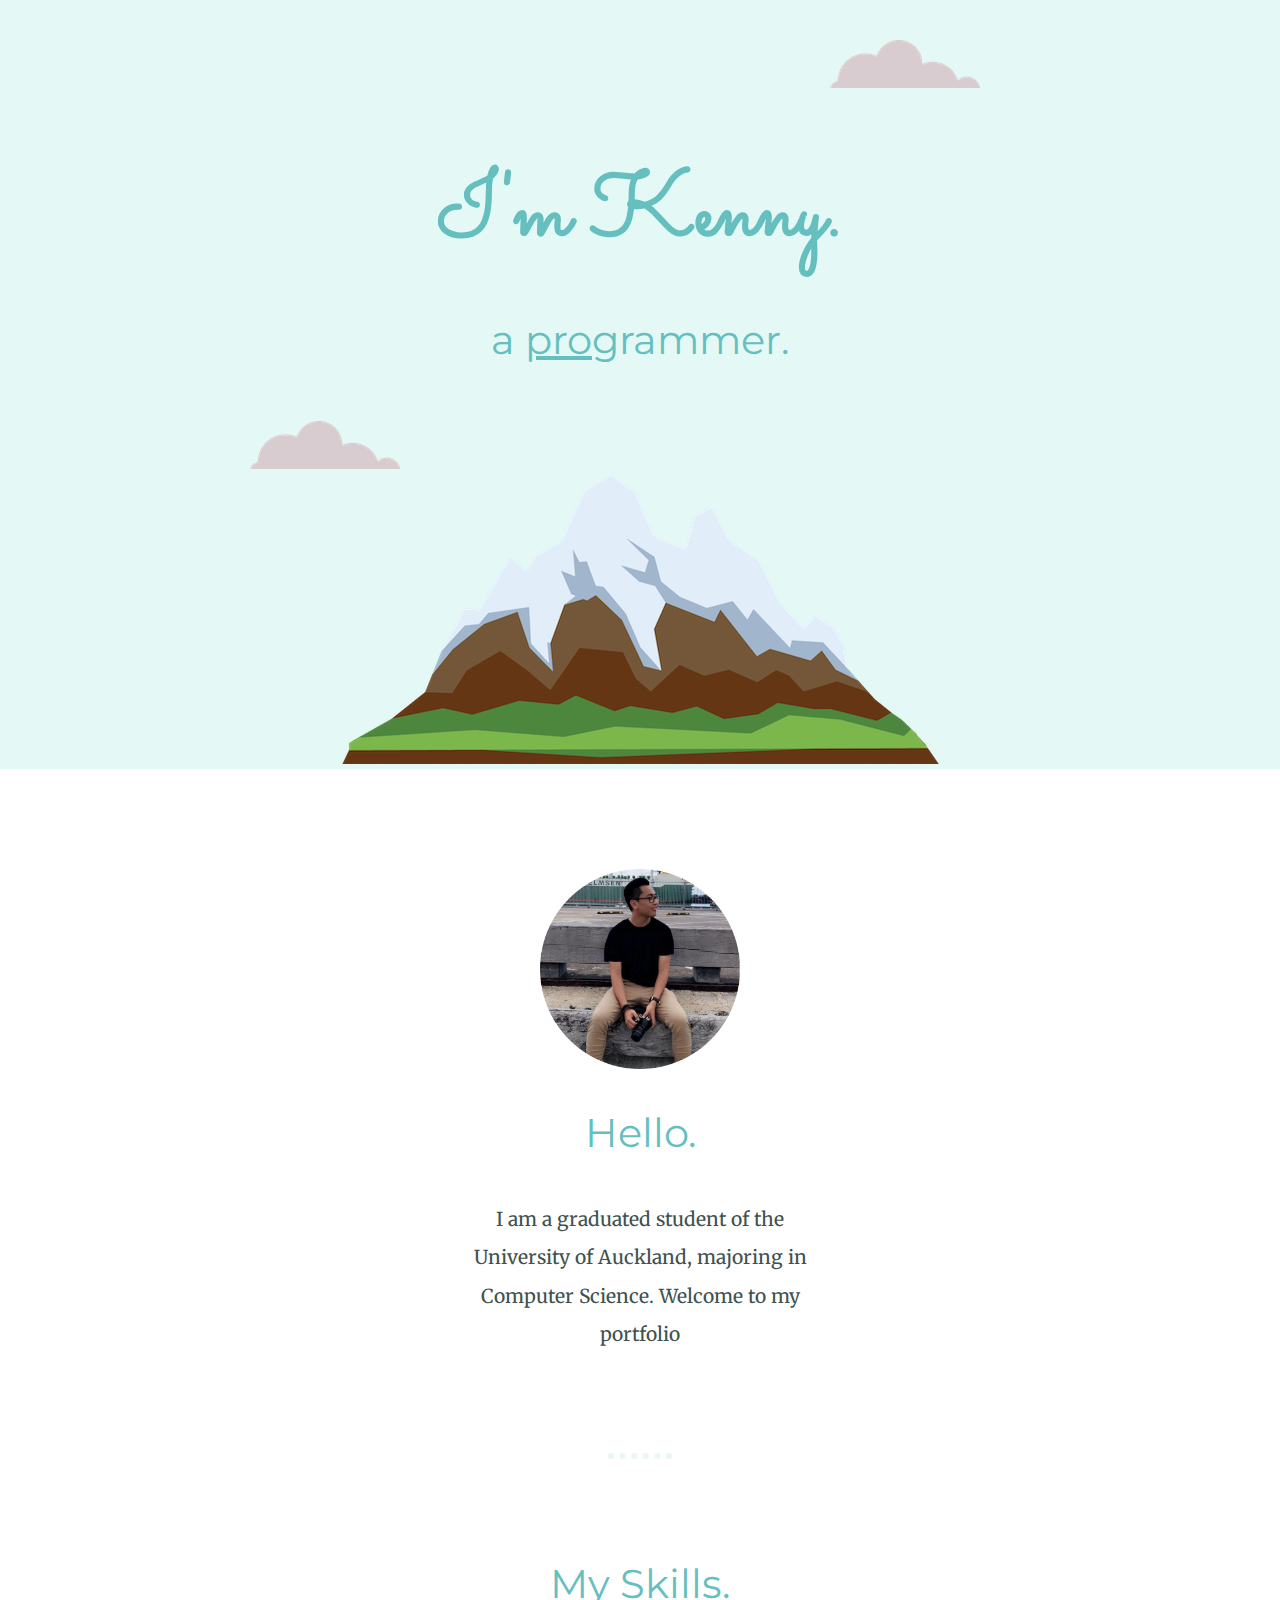
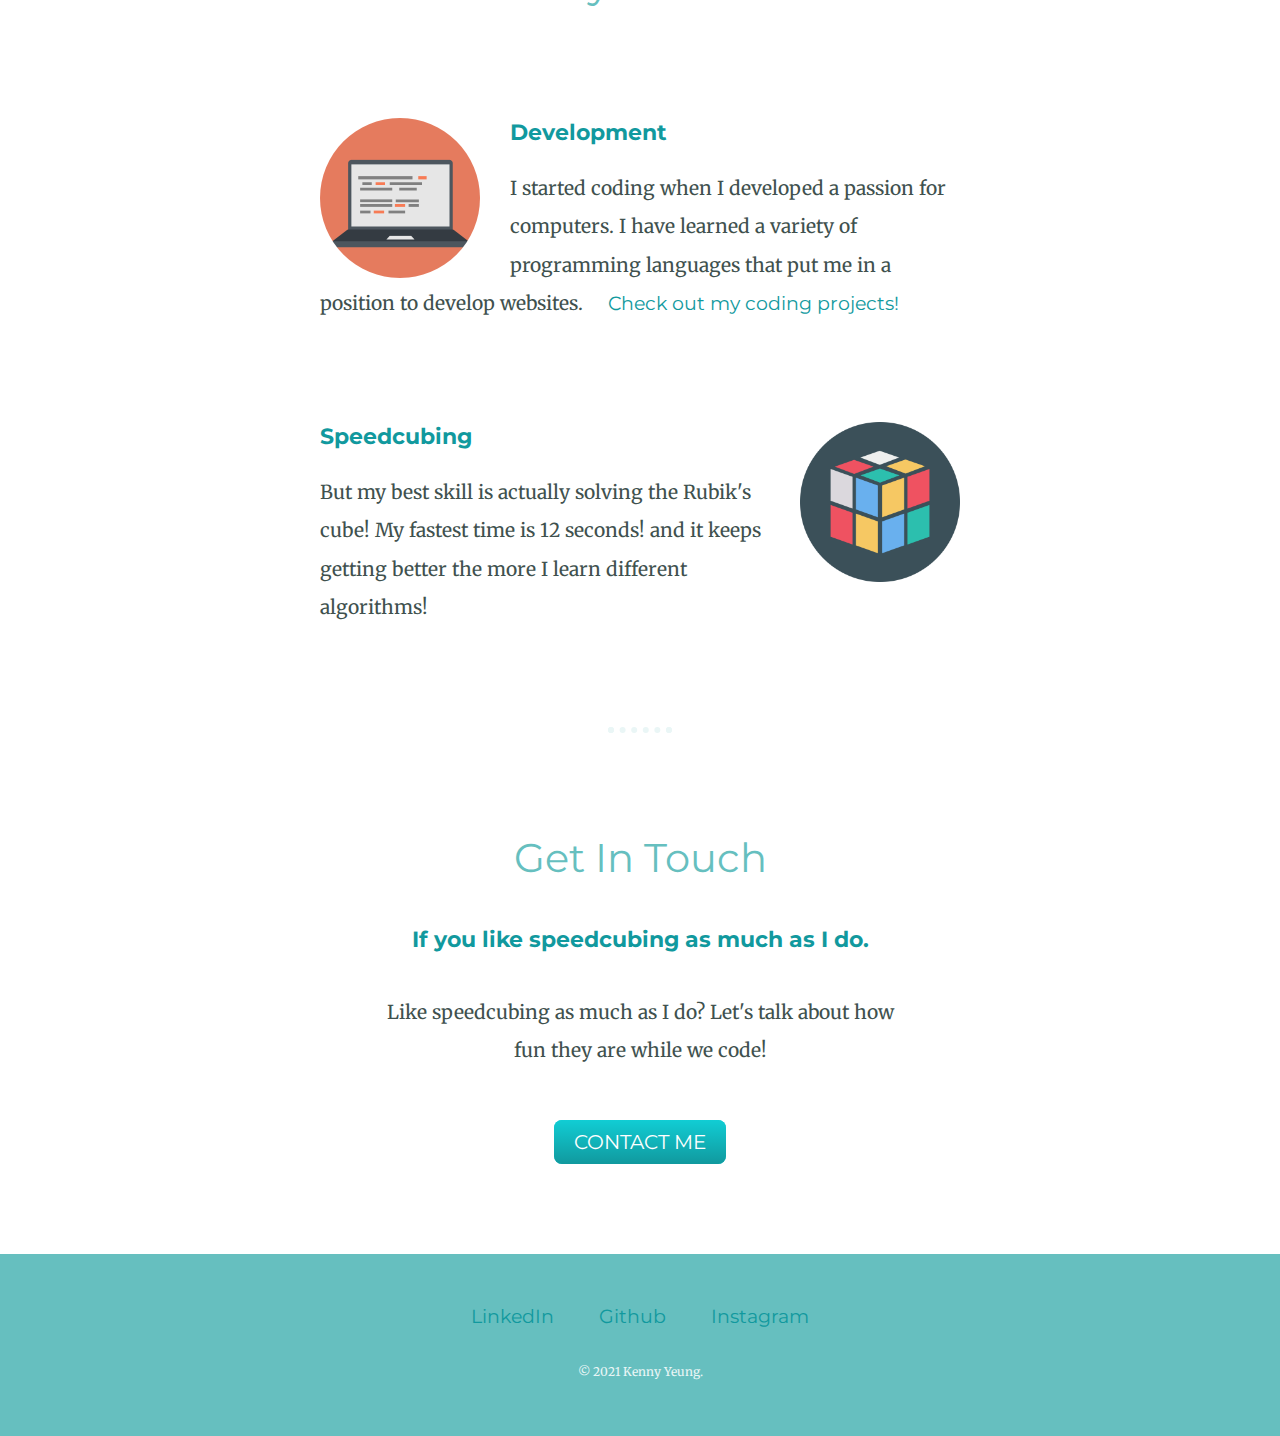
<file: index.html>
<!DOCTYPE html>
<html>

<head>
  <meta charset="utf-8">
  <title>Kenny Yeung</title>
  <link rel="stylesheet" href="css/style.css">
  <link rel="shortcut icon" href="images/favicon.ico">
  <link href="https://fonts.googleapis.com/css?family=Merriweather|Montserrat|Sacramento" rel="stylesheet">

</head>

<body>
  <div class="top-container">
    <img class="top-cloud" src="images/cloud.png" alt="cloud-img">
    <h1>I'm Kenny.</h1>
    <h2>a <span class="pro">pro</span>grammer.</h2>
    <img class="bottom-cloud" src="images/cloud.png" alt="cloud-img">
    <img src="images/mountain.png" alt="mountain-img">
  </div>

  <div class="middle-container">
    <div class="profile">
      <img src="images/kenny.png" alt="kenny-img" height = "200px" width = "200px">
      <h2>Hello.</h2>
      <p class = "bio">I am a graduated student of the University of Auckland, majoring in Computer Science. Welcome to my portfolio</p>
    </div>
    <hr>
    <div class="skills">
      <h2>My Skills.</h2>
      <div class="skill-row">
        <img class="computer" src="images/computer.png" alt="computer-img" >
        <h3>Development</h3>
        <p class = "code-skill-description">I started coding when I developed a passion for computers. I have learned a variety of programming languages that
        put me in a position to develop websites. <a href = "portfolio.html">Check out my coding projects! </a></p>
      </div>
      <div class="skill-row">
        <img class="cube" src="images/cube.png" alt="cube-img by DinosoftLabs" title = "by DinosoftLabs">
        <h3>Speedcubing</h3>
        <p class = "cube-skill-description">But my best skill is actually solving the Rubik's cube! My fastest time is 12 seconds! and it keeps getting better the more I learn different algorithms!</p>
      </div>
    </div>
    <hr>
    <div class="contact-me">
      <h2>Get In Touch</h2>
      <h3>If you like speedcubing as much as I do.</h3>
      <p class = "contact-message">Like speedcubing as much as I do? Let's talk about how fun they are while we code!</p>
      <a class="btn" href="mailto:kennyyeung98@gmail.com">CONTACT ME</a>
    </div>
  </div>

  <div class="bottom-container">
    <a class="footer-link" href="https://www.linkedin.com/in/kenny-yeung-9a62991a5/">LinkedIn</a>
    <a class="footer-link" href="https://github.com/kenny-yeung">Github</a>
    <a class="footer-link" href="https://www.instagram.com/kenny_deshen/">Instagram</a>
    <p class = "copyright">© 2021 Kenny Yeung.</p>
  </div>
</body>

</html>
</file>
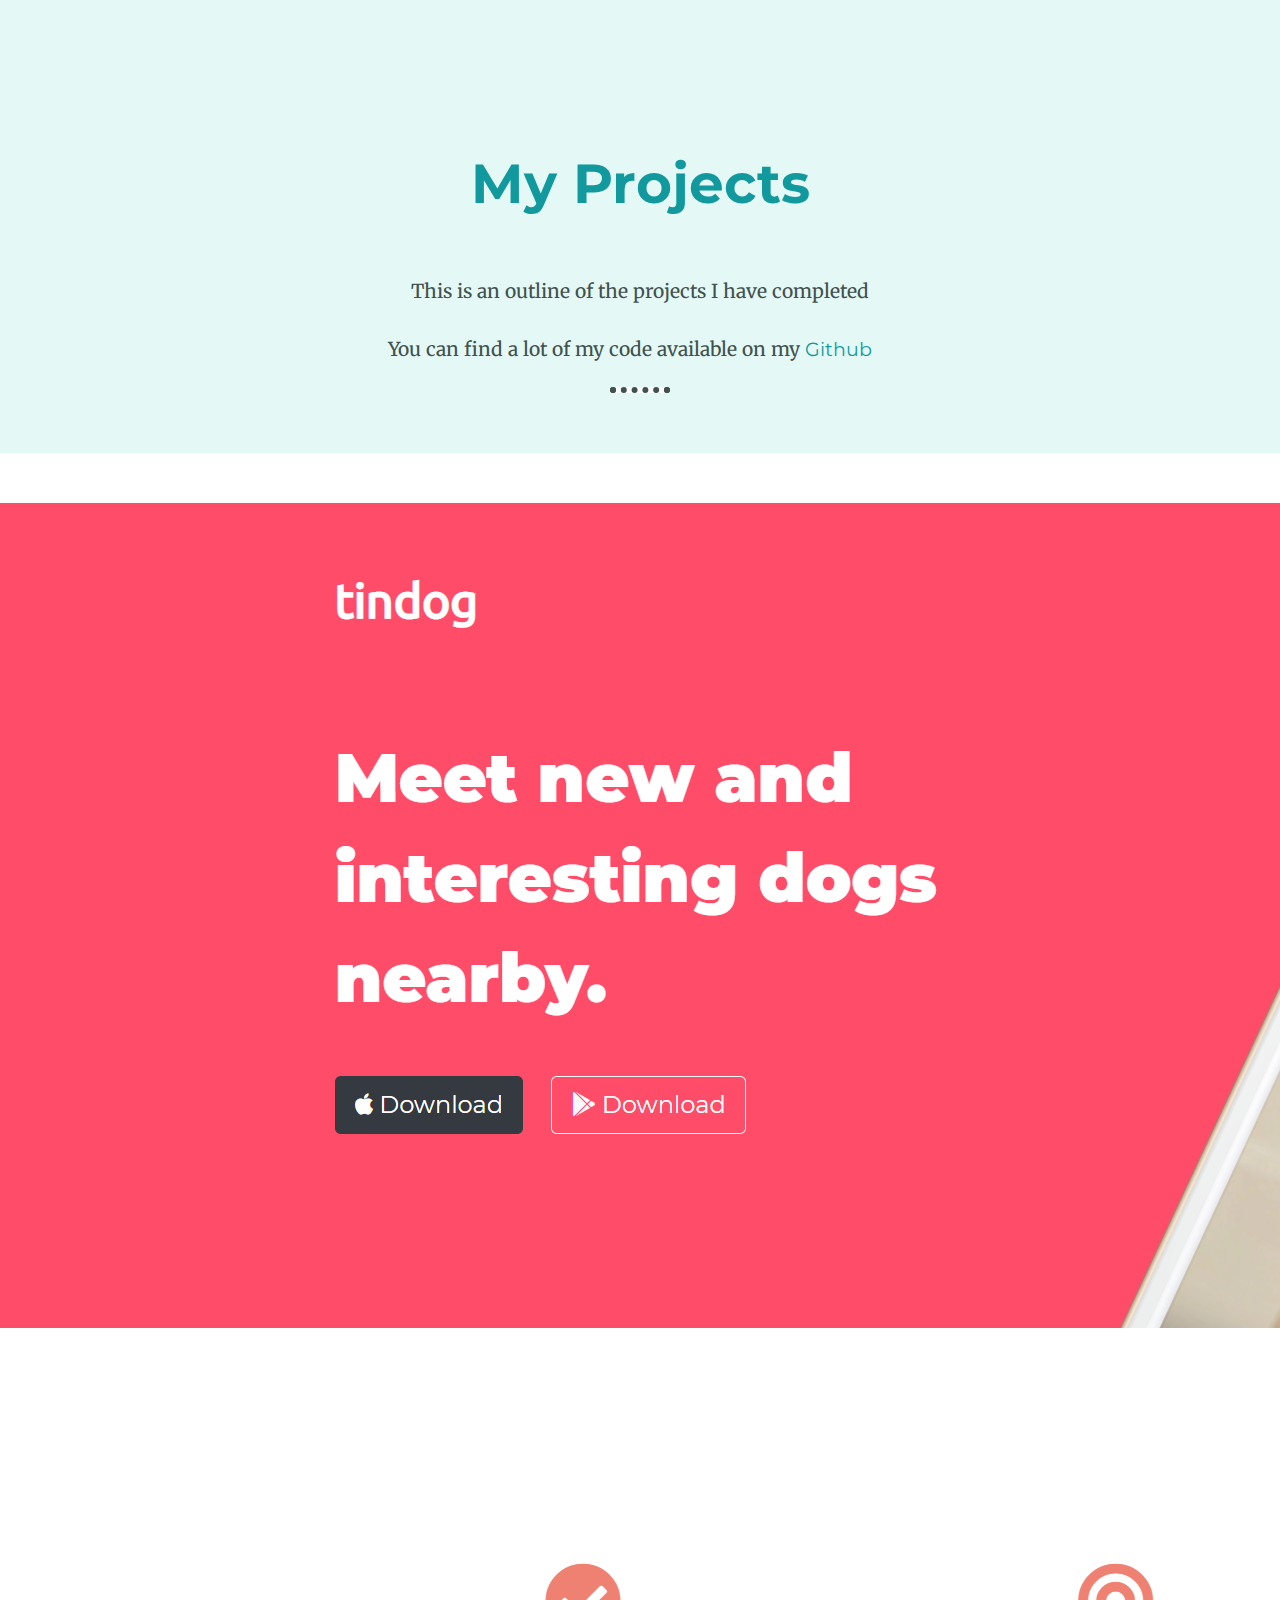
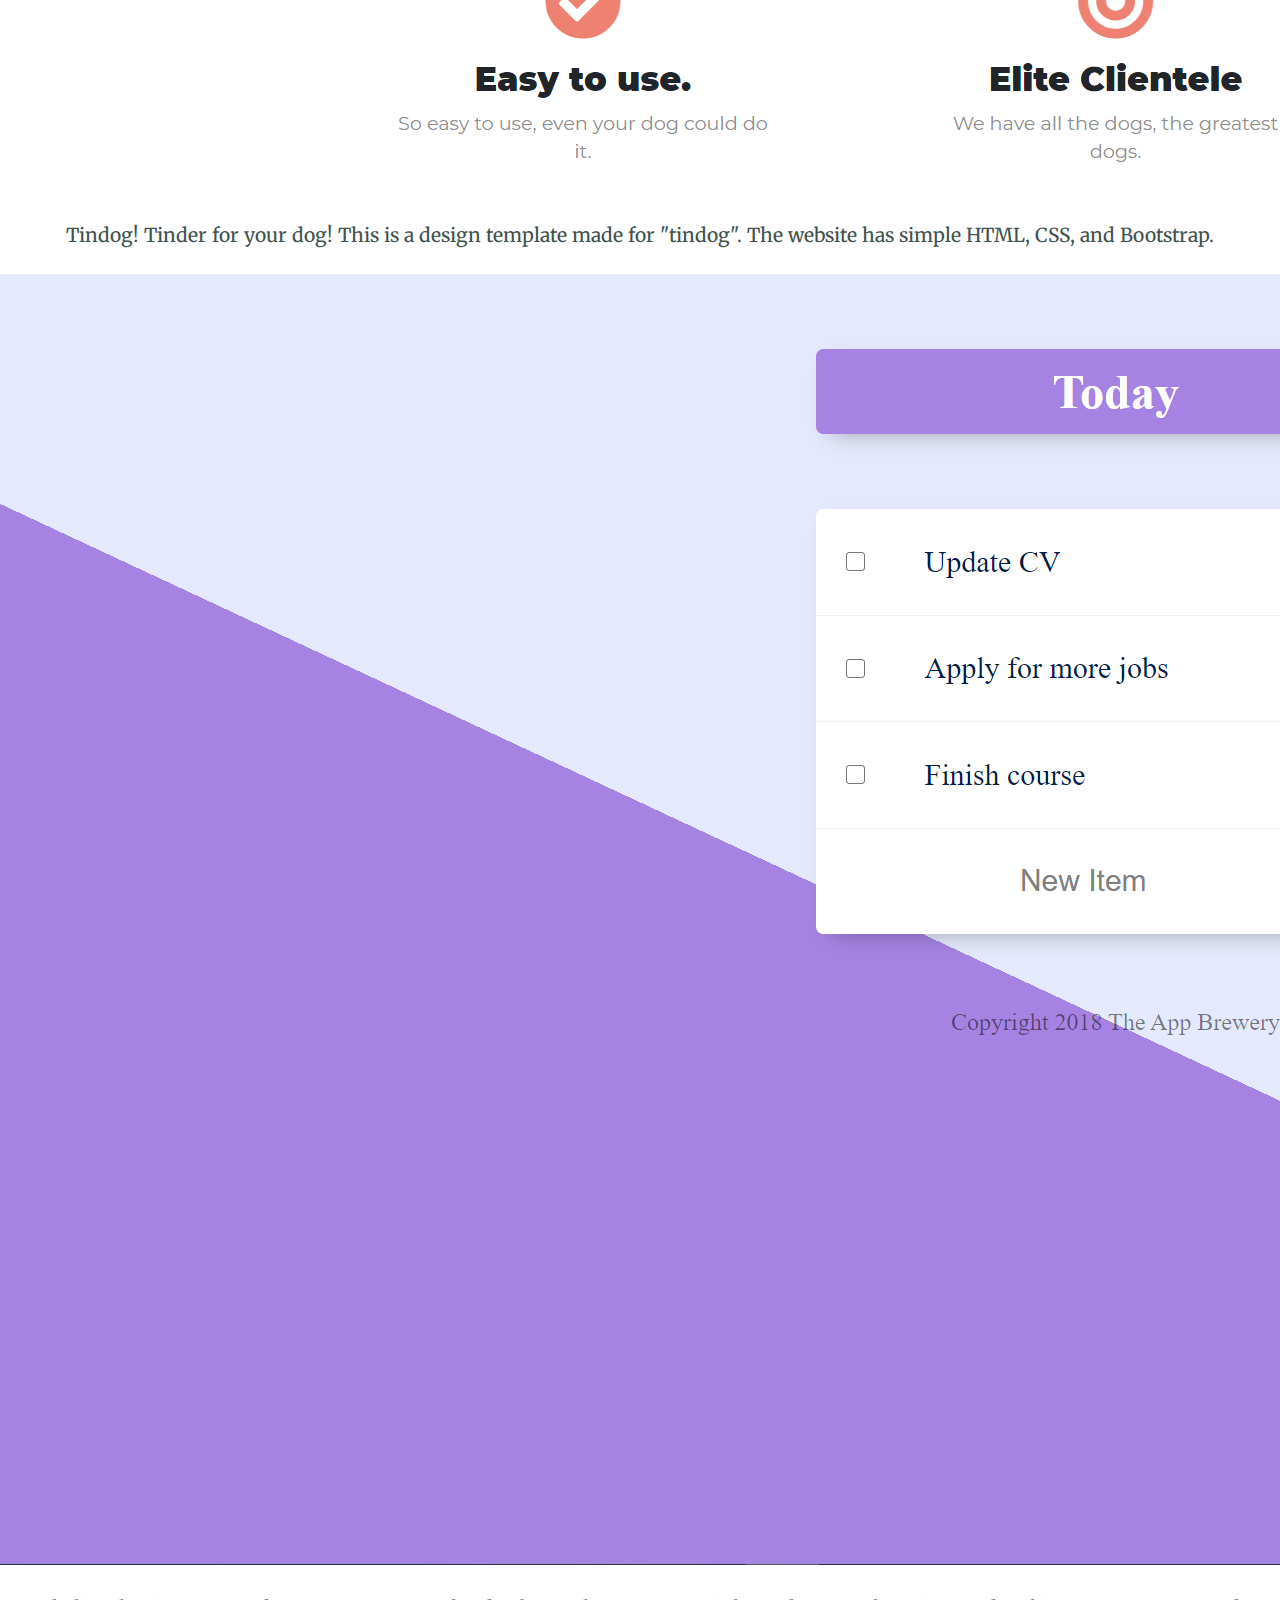
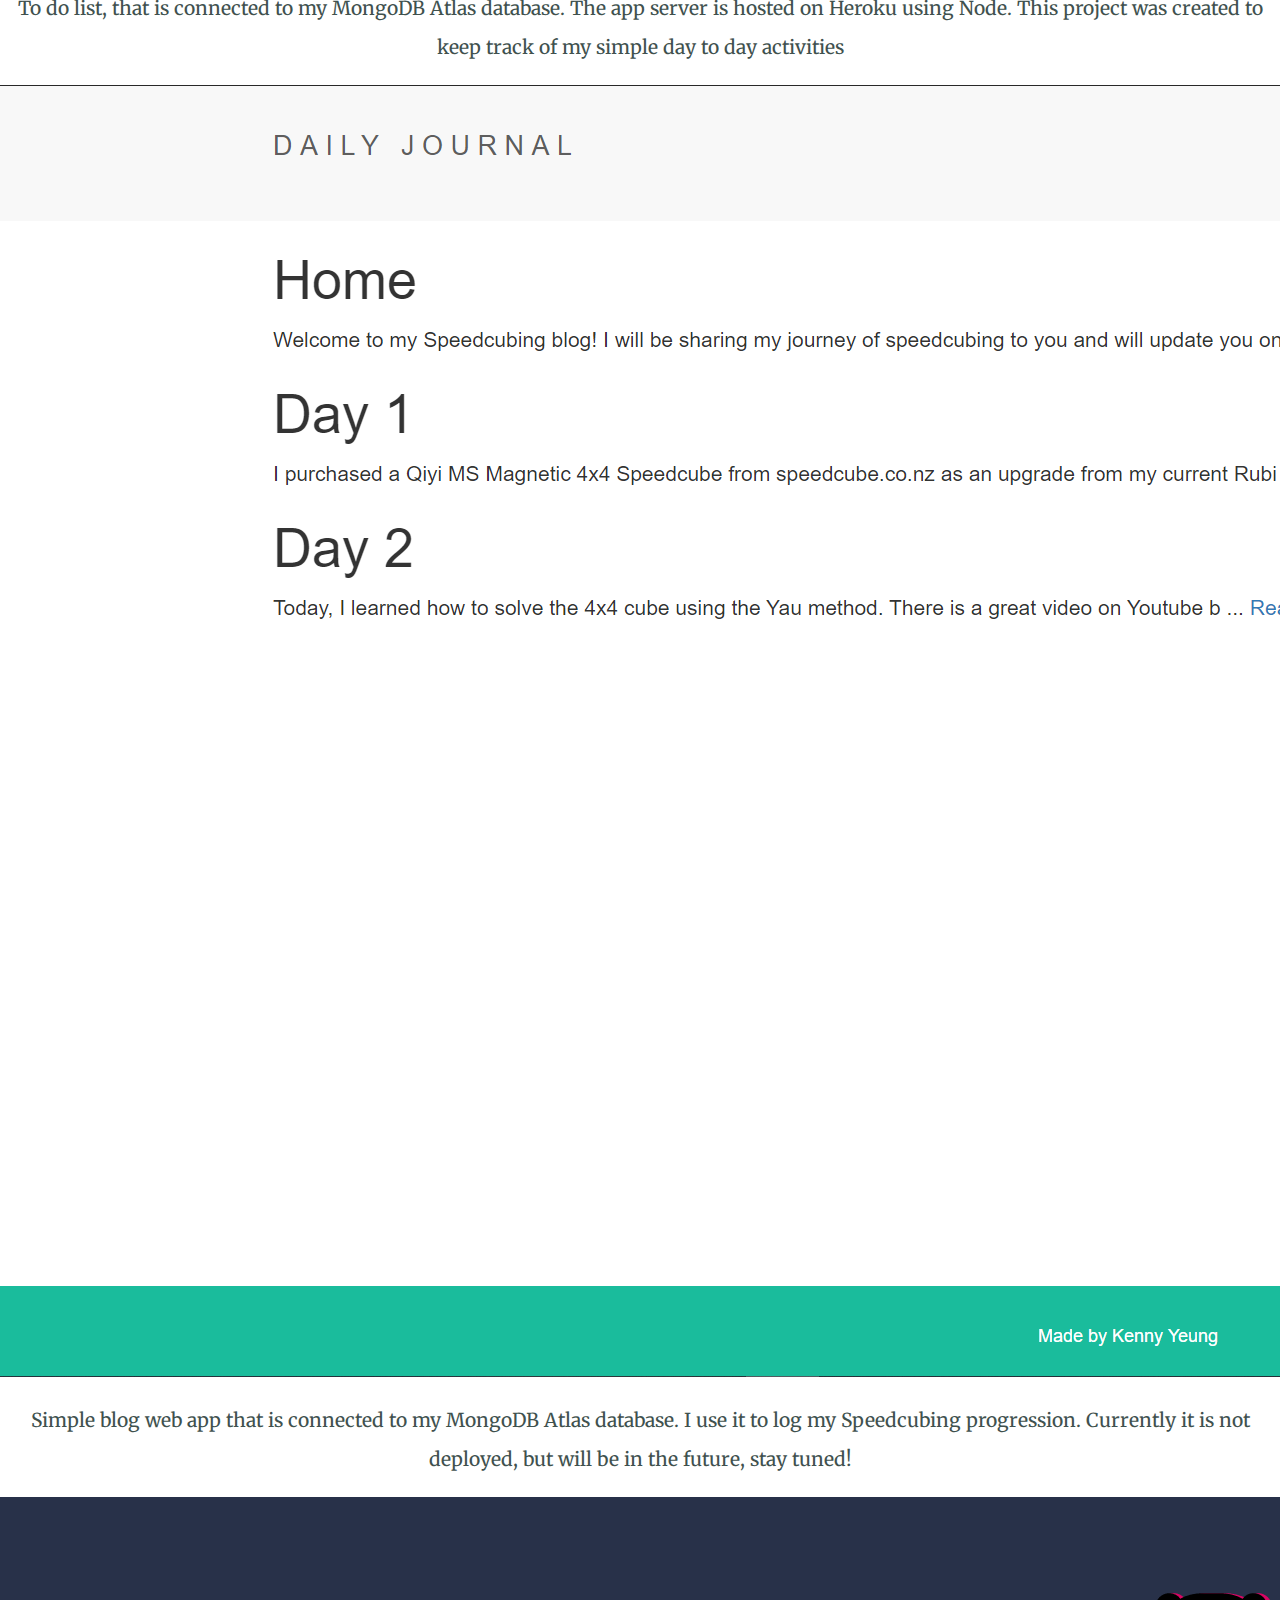
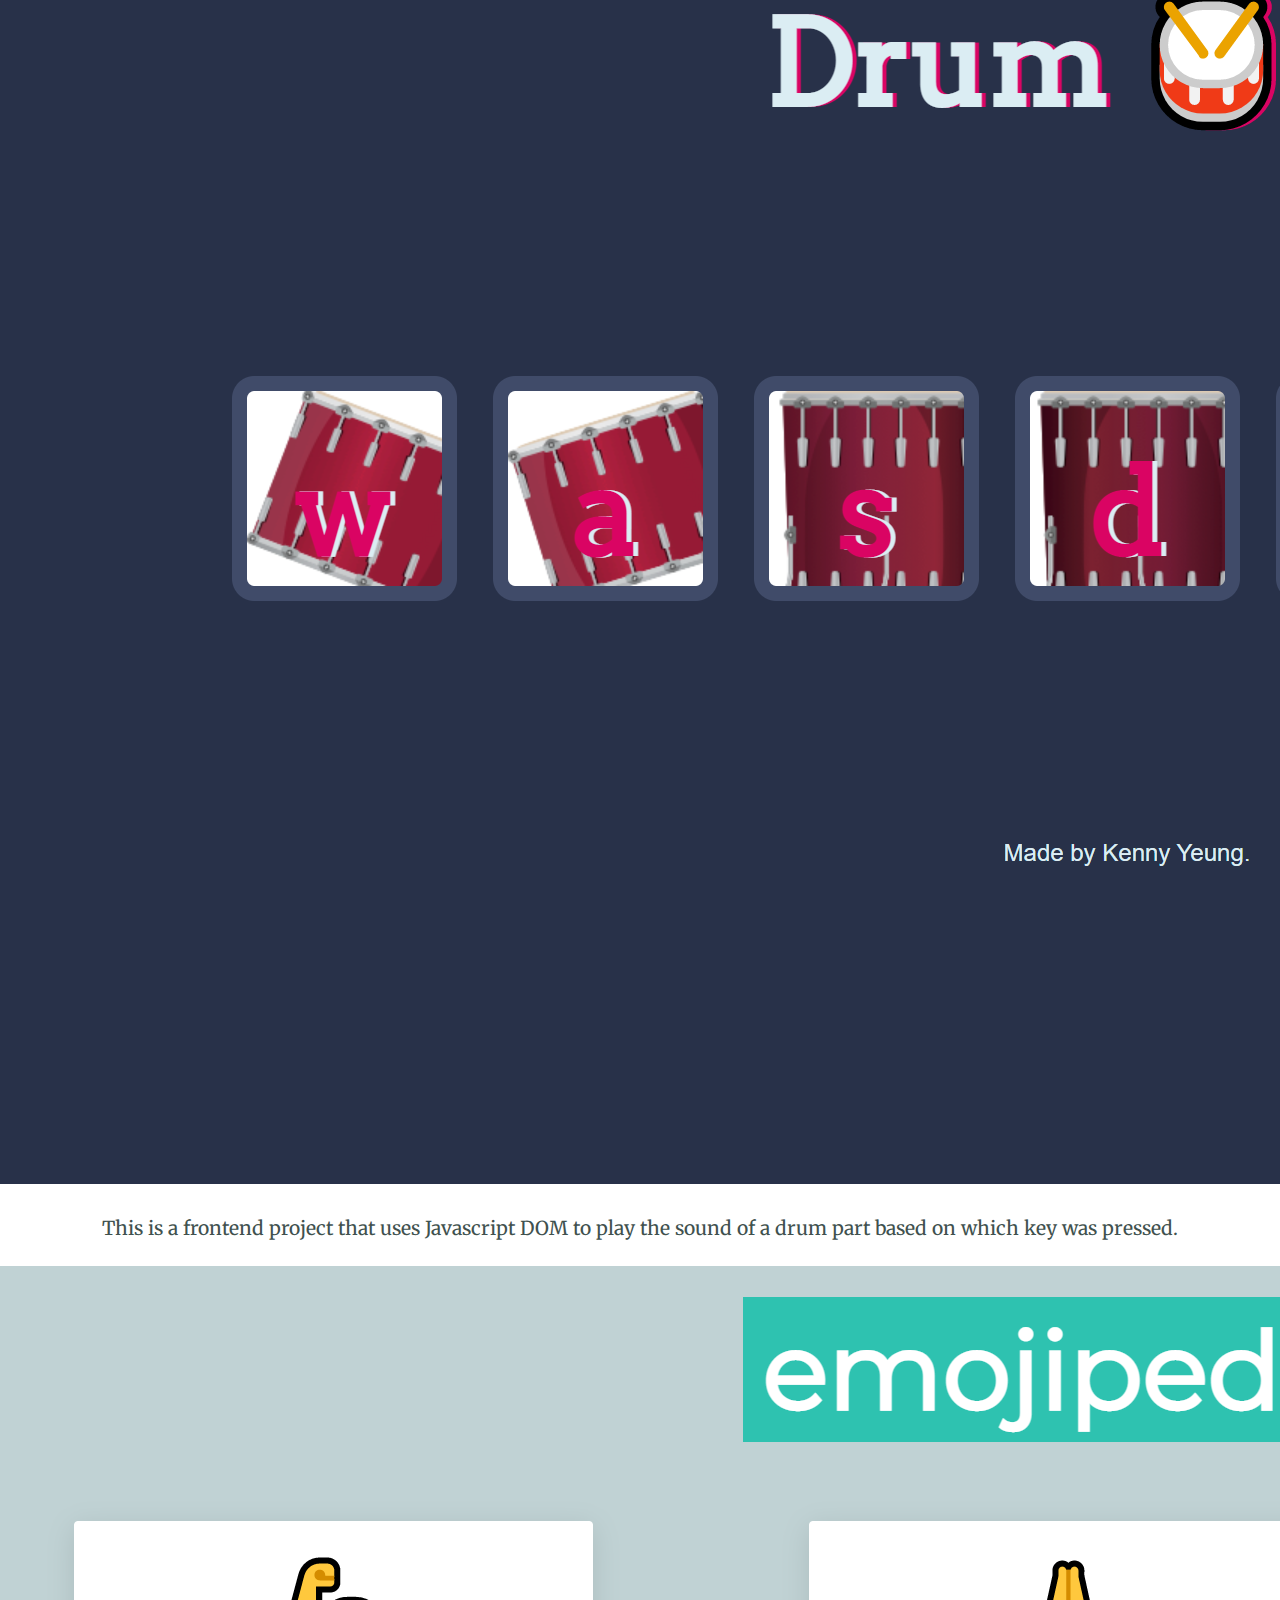
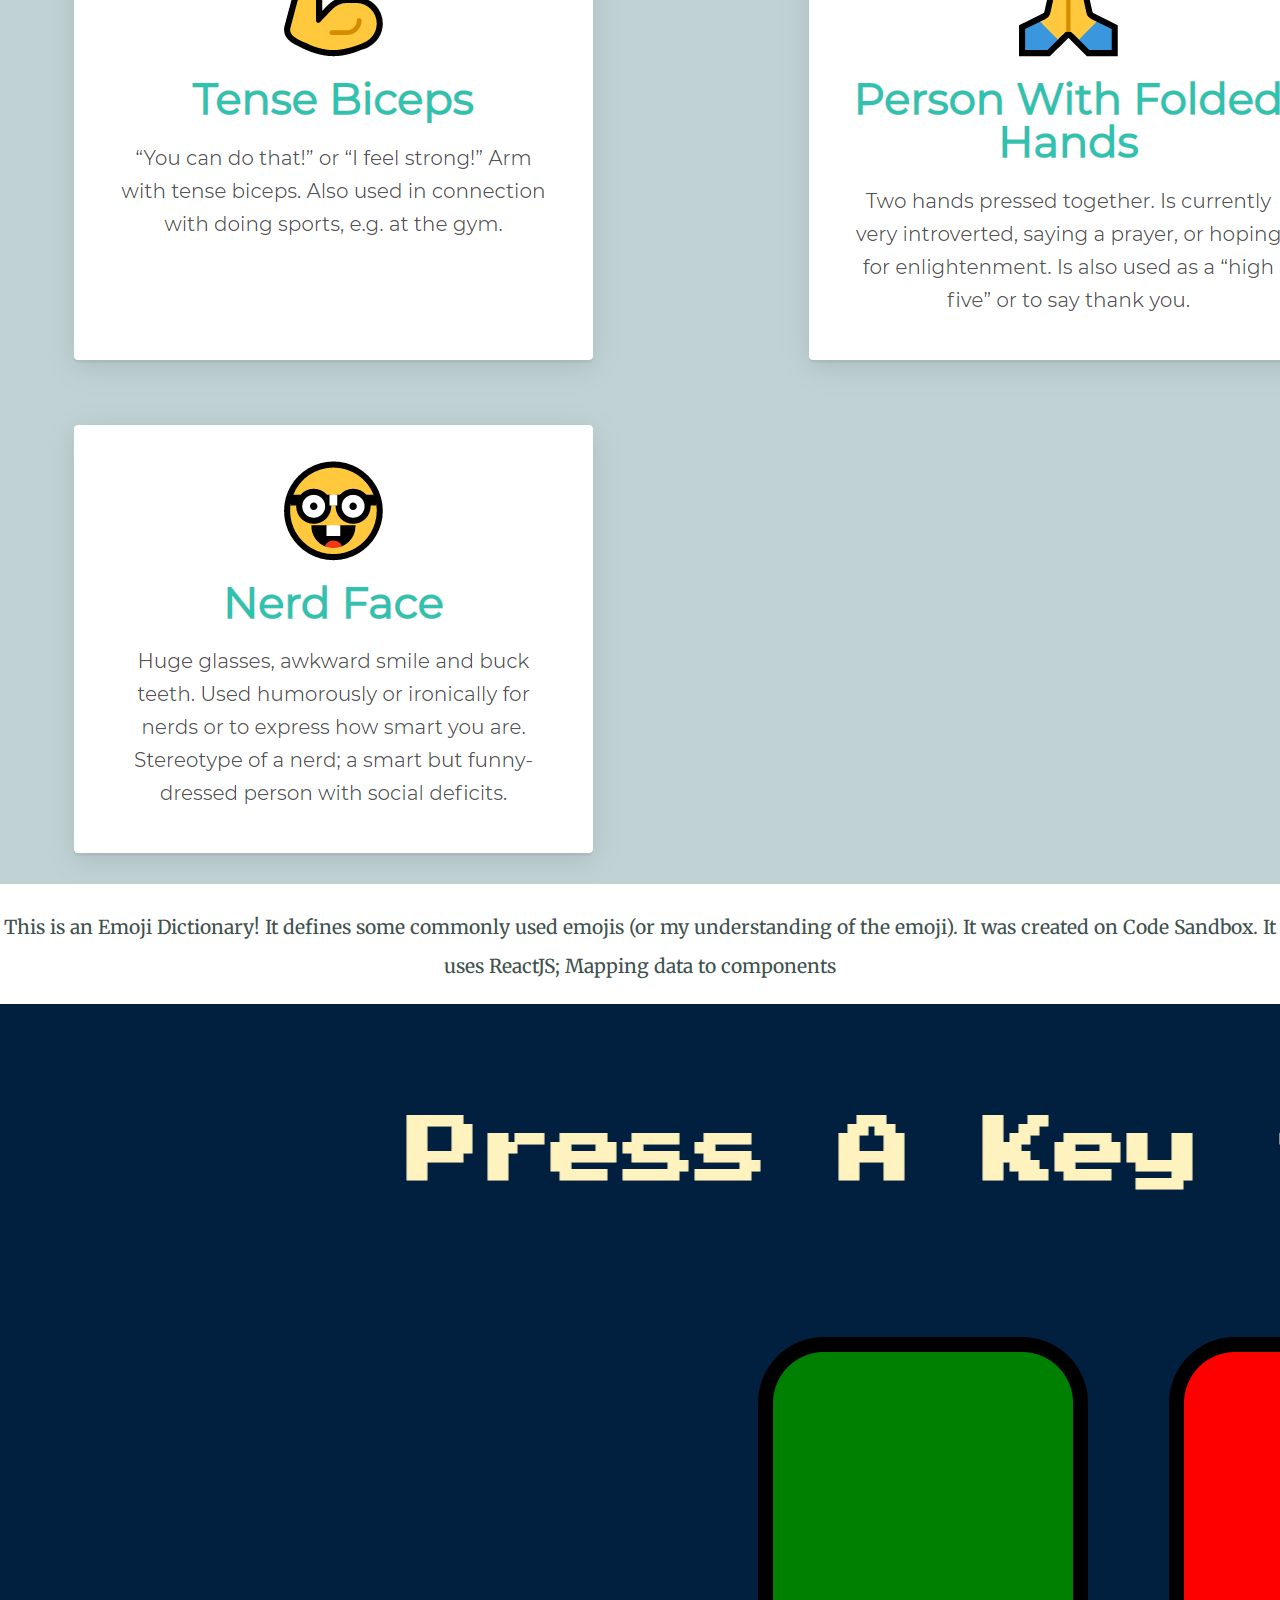
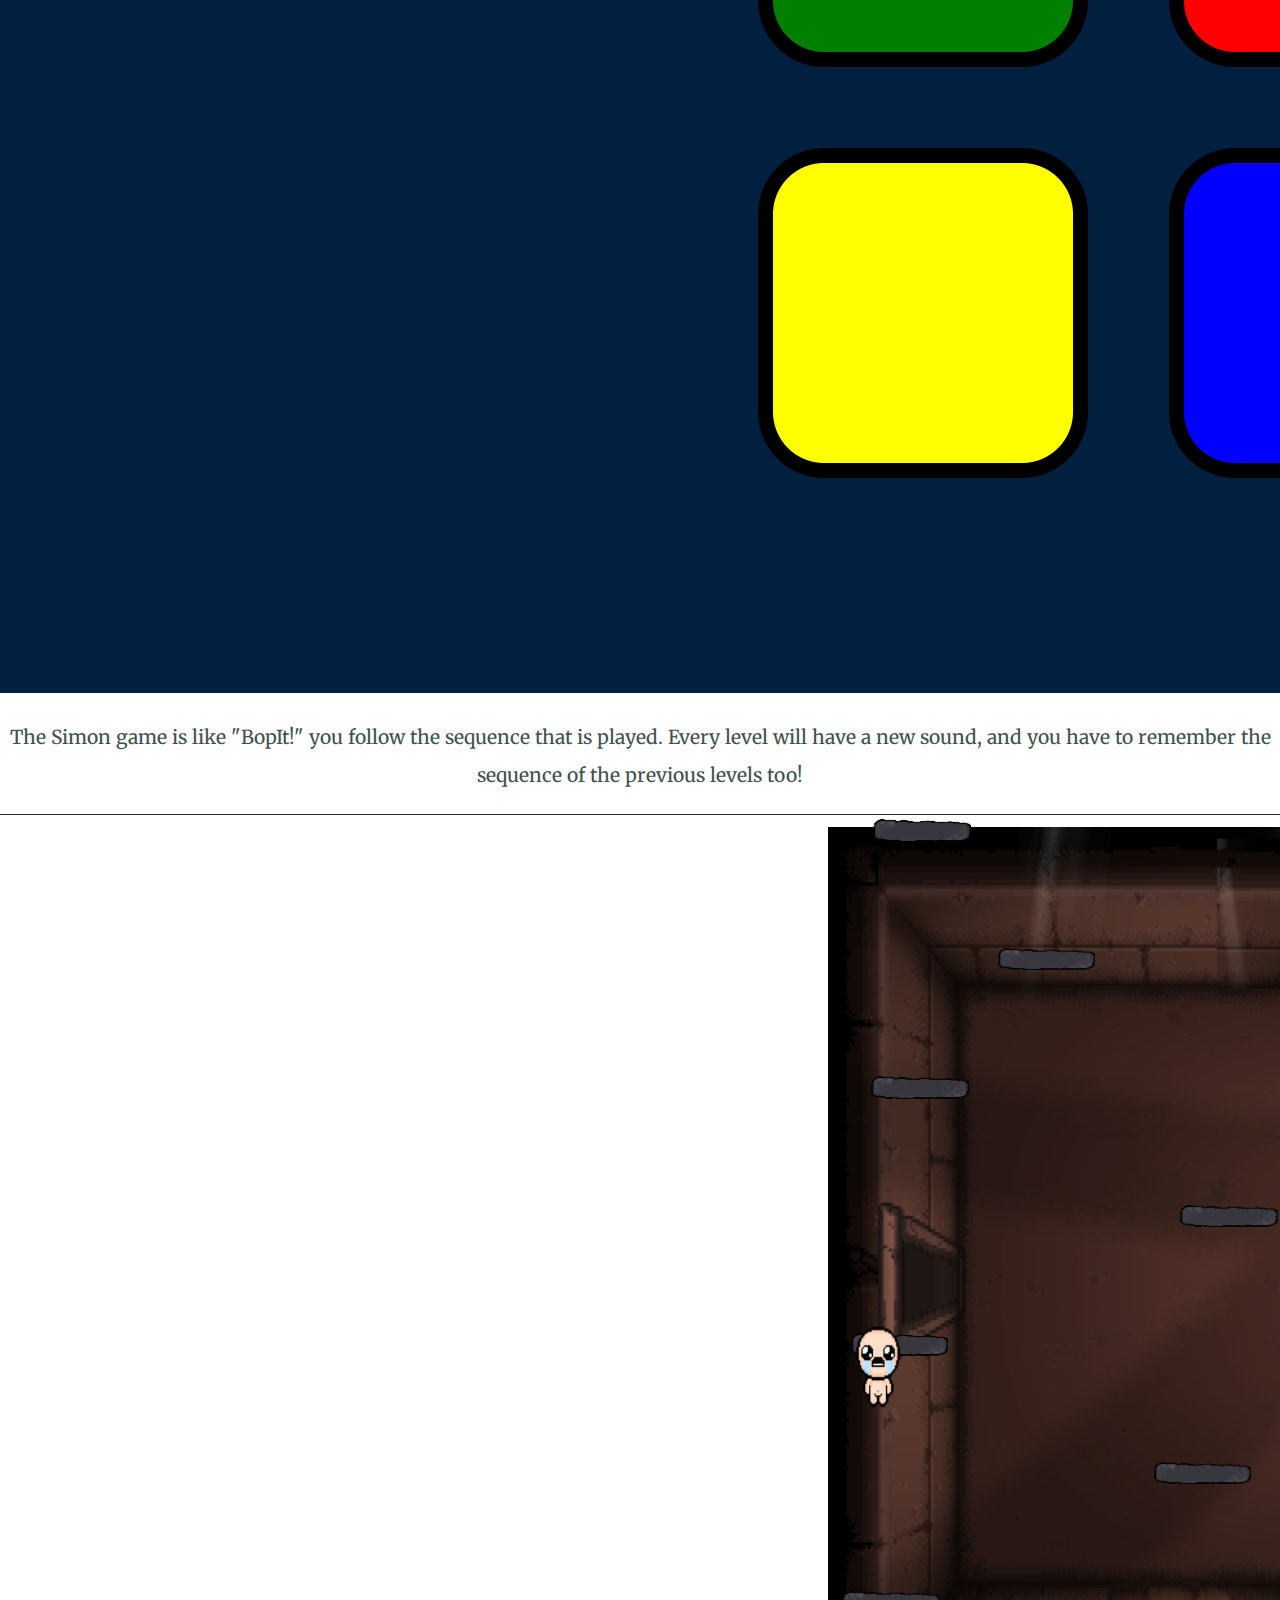
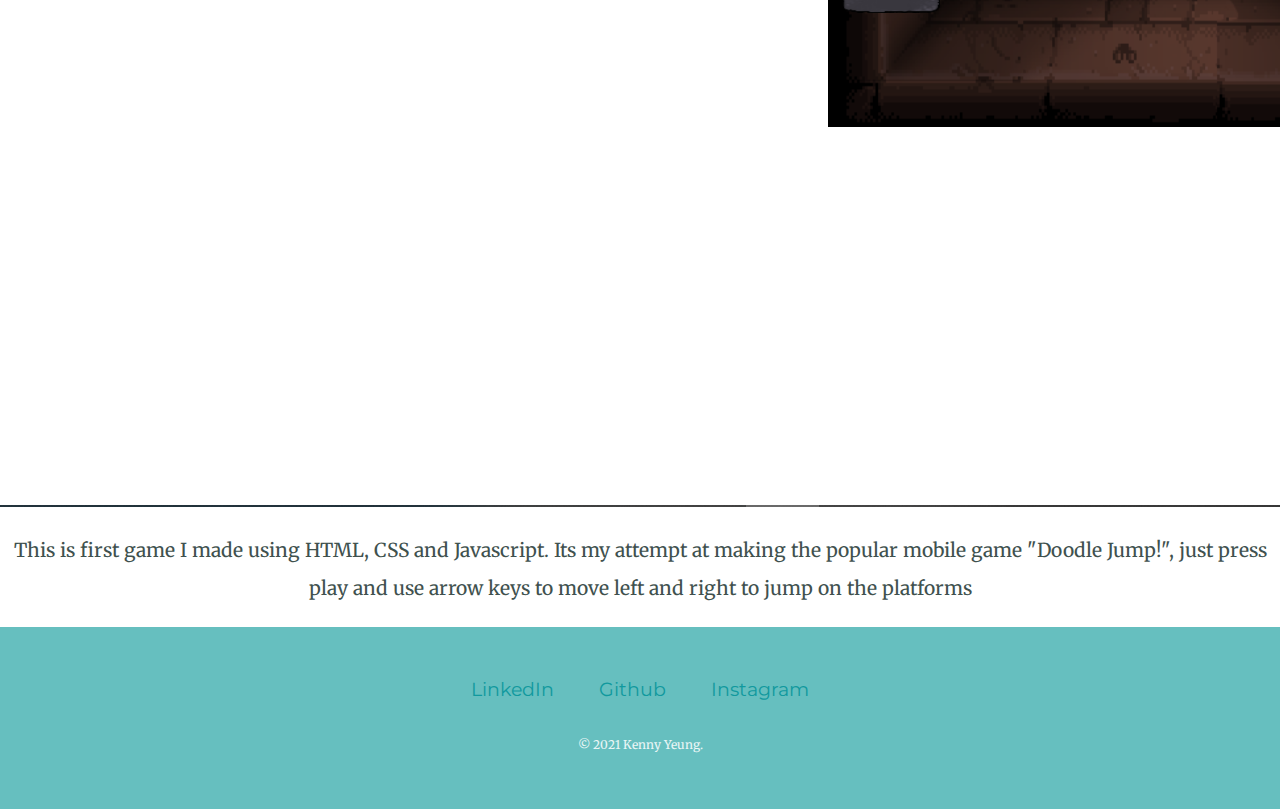
<file: portfolio.html>
<!DOCTYPE html>
<html lang="en" dir="ltr">

<head>
  <meta charset="utf-8">
  <title>Kenny's Portfolio</title>
  <link rel="stylesheet" href="css/style.css">
  <link rel="shortcut icon" href="images/favicon.ico">
  <link href="https://fonts.googleapis.com/css?family=Merriweather|Montserrat|Sacramento" rel="stylesheet">
  <link href="https://cdn.jsdelivr.net/npm/bootstrap@5.0.0-beta3/dist/css/bootstrap.min.css" rel="stylesheet" integrity="sha384-eOJMYsd53ii+scO/bJGFsiCZc+5NDVN2yr8+0RDqr0Ql0h+rP48ckxlpbzKgwra6" crossorigin="anonymous">
</head>

<body>
  <div class="top-container">
    <section class="project-header">
      <h3 class = "project-title">
        My Projects
      </h3>
      <p>This is an outline of the projects I have completed</p>
      <p>You can find a lot of my code available on my <a style = "margin-left: 0"href = "https://github.com/kenny-yeung">Github</a></p>

      <hr class="projects-rule">
    </section>
  </div>


  <div class="album py-5 bg-light">
    <div class="container">

      <div class="row">

        <div class="col-md-4 hover-card" onclick="openProject('https://kenny-yeung.github.io/TinDog/')">
          <div class="card mb-4 shadow-sm">
            <img src="images/tindog.PNG" alt="picture of tindog">
            <div class="card-body">
              <p class="card-text">Tindog! Tinder for your dog! This is a design template made for "tindog". The website has simple
              HTML, CSS, and Bootstrap.</p>
            </div>
          </div>
        </div>

        <div class="col-md-4 hover-card" onclick="openProject('https://immense-everglades-67443.herokuapp.com/')">
          <div class="card mb-4 shadow-sm">
            <img src="images/todolist.png" alt="picture of To Do List">
            <div class="card-body">
              <p class="card-text">To do list, that is connected to my MongoDB Atlas database. The app server is hosted on Heroku using Node. This project
              was created to keep track of my simple day to day activities</p>
            </div>
          </div>
        </div>

        <div class="col-md-4">
          <div class="card mb-4 shadow-sm">
            <img src="images/blog.PNG" alt="Picture of blog">
            <div class="card-body">
              <p class="card-text">Simple blog web app that is connected to my MongoDB Atlas database. I use it to log my Speedcubing progression.
              Currently it is not deployed, but will be in the future, stay tuned!</p>
            </div>
          </div>
        </div>

        <div class="col-md-4 hover-card" onclick="openProject('https://kenny-yeung.github.io/DrumkitTouch/')">
          <div class="card mb-4 shadow-sm">
            <img src="images/drumkit.png" alt="Picture of DrumKit">
            <div class="card-body">
              <p class="card-text">This is a frontend project that uses Javascript DOM to play the sound of a drum part based on which key was pressed.</p>
            </div>
          </div>
        </div>

        <div class="col-md-4 hover-card" onclick="openProject('https://0cpm8.csb.app/')">
          <div class="card mb-4 shadow-sm">
            <img src="images/emojipedia.PNG" alt="Picture of emojipedia">
            <div class="card-body">
              <p class="card-text">This is an Emoji Dictionary! It defines some commonly used emojis (or my understanding of the emoji). It was created on Code Sandbox. It uses ReactJS; Mapping data to components</p>
            </div>
          </div>
        </div>

        <div class="col-md-4 hover-card" onclick="openProject('https://kenny-yeung.github.io/Simon-Game/')">
          <div class="card mb-4 shadow-sm">
            <img src="images/simongame.PNG" alt="Picture of Simon game">
            <div class="card-body">
              <p class="card-text">The Simon game is like "BopIt!" you follow the sequence that is played. Every level will have a new sound, and you have to remember the sequence of the previous levels too!</p>
            </div>
          </div>
        </div>

        <div class="col-md-4 hover-card" onclick="openProject('https://kenny-yeung.github.io/Doodle-Jump/')">
          <div class="card mb-4 shadow-sm">
            <img src="images/doodlejump.PNG" alt="Picture of Doodle Jump game">
            <div class="card-body">
              <p class="card-text">This is first game I made using HTML, CSS and Javascript. Its my attempt at making the popular mobile game "Doodle Jump!", just press play and use arrow keys to move left and right to jump
              on the platforms</p>
            </div>
          </div>
        </div>


      </div>
    </div>
  </div>

  <div class="bottom-container">
    <a class="footer-link" href="https://www.linkedin.com/in/kenny-yeung-9a62991a5/">LinkedIn</a>
    <a class="footer-link" href="https://github.com/kenny-yeung">Github</a>
    <a class="footer-link" href="https://www.instagram.com/kenny_deshen/">Instagram</a>
    <p class = "copyright">© 2021 Kenny Yeung.</p>
  </div>
<script src = "./index.js"></script>
  <script src="https://cdn.jsdelivr.net/npm/bootstrap@5.0.0-beta3/dist/js/bootstrap.bundle.min.js" integrity="sha384-JEW9xMcG8R+pH31jmWH6WWP0WintQrMb4s7ZOdauHnUtxwoG2vI5DkLtS3qm9Ekf" crossorigin="anonymous"></script>
</body>

</html>
</file>
<file: css/style.css>
body{
  color: #40514E;
  margin: 0;
  text-align: center;
  font-family: "Merriweather", serif;
  font-size: 1.2em;
}

h1{
  font-size: 5.625rem;
  margin: 50px auto 0 auto;
  font-family: "Sacramento", cursive;
  color: #66BFBF;
}

h2{
  font-family: "Montserrat", sans-serif;
  font-size: 2.5rem;
  color: #66BFBF;
  font-weight: normal;
  padding-bottom: 10px;
}

h3.project-title{
  font-size: 55px;
}

h3{
  color: #11999E;
  font-family: "Montserrat", sans-serif;
}
p{
  line-height: 2;
}

.projects-rule{
  border: dotted #40514E 6px;
  border-bottom: none;
  background-color: #FFF;
  width: 4%;
  margin: 10px auto;
}

.projects-contents{
  margin-top: 125px;
  width: 80%;
}

hr{
  border: dotted #EAF6F6 6px;
  border-bottom: none;
  width: 4%;
  margin: 100px auto;
}

a{
  color: #11999E;
  font-family: "Montserrat", sans-serif;
  margin: 10px 20px;
  text-decoration: none;
}

a:hover{
  color: #EAF6F6;
}

.top-container{
  padding-top: 100px;
  background-color: #E4F9F5;
  position: relative;
}

.pro{
  text-decoration: underline;
}
.top-cloud{
  position: absolute;
  right: 300px;
  top: 40px;

}
.bottom-cloud{
  position: absolute;
  left: 250px;
  bottom: 300px;
}


.skill-row{
  width: 50%;
  margin: 100px auto 100px auto;
  text-align: left;
}

.computer{
  width: 25%;
  float: left;
  margin-right: 30px;
}

.cube{
  width: 25%;
  float: right;
  margin-left: 30px;
}

.bottom-container{
  background-color: #66BFBF;
  padding: 50px 0 20px;
}

.middle-container{
  margin: 100px 0;
}

.bio{
  width: 30%;
  margin: auto;
}

.contact-message{
  width: 40%;
  margin: 40px auto 60px;
}

.btn {
  background: #11cdd4;
  background-image: -webkit-linear-gradient(top, #11cdd4, #11999E);
  background-image: -moz-linear-gradient(top, #11cdd4, #11999E);
  background-image: -ms-linear-gradient(top, #11cdd4, #11999E);
  background-image: -o-linear-gradient(top, #11cdd4, #11999E);
  background-image: linear-gradient(to bottom, #11cdd4, #11999E);
  -webkit-border-radius: 8;
  -moz-border-radius: 8;
  border-radius: 8px;
  font-family: "Montserrat", sans-serif;
  color: #ffffff;
  font-size: 20px;
  padding: 10px 20px 10px 20px;
  text-decoration: none;
}

.btn:hover {
  background: #30e3cb;
  background-image: -webkit-linear-gradient(top, #30e3cb, #2bc4ad);
  background-image: -moz-linear-gradient(top, #30e3cb, #2bc4ad);
  background-image: -ms-linear-gradient(top, #30e3cb, #2bc4ad);
  background-image: -o-linear-gradient(top, #30e3cb, #2bc4ad);
  background-image: linear-gradient(to bottom, #30e3cb, #2bc4ad);
  text-decoration: none;
}

.copyright{
  color: #EAF6F6;
  font-size: 0.75rem;
  padding: 20px 0;
}

.project-header{
  padding: 50px;
  margin-top: -55px;
  margin-bottom: 50px;
}

.container{
  text-align: center;
  margin: auto;
}

.hover-card:hover{
  cursor: pointer;
}
</file>
